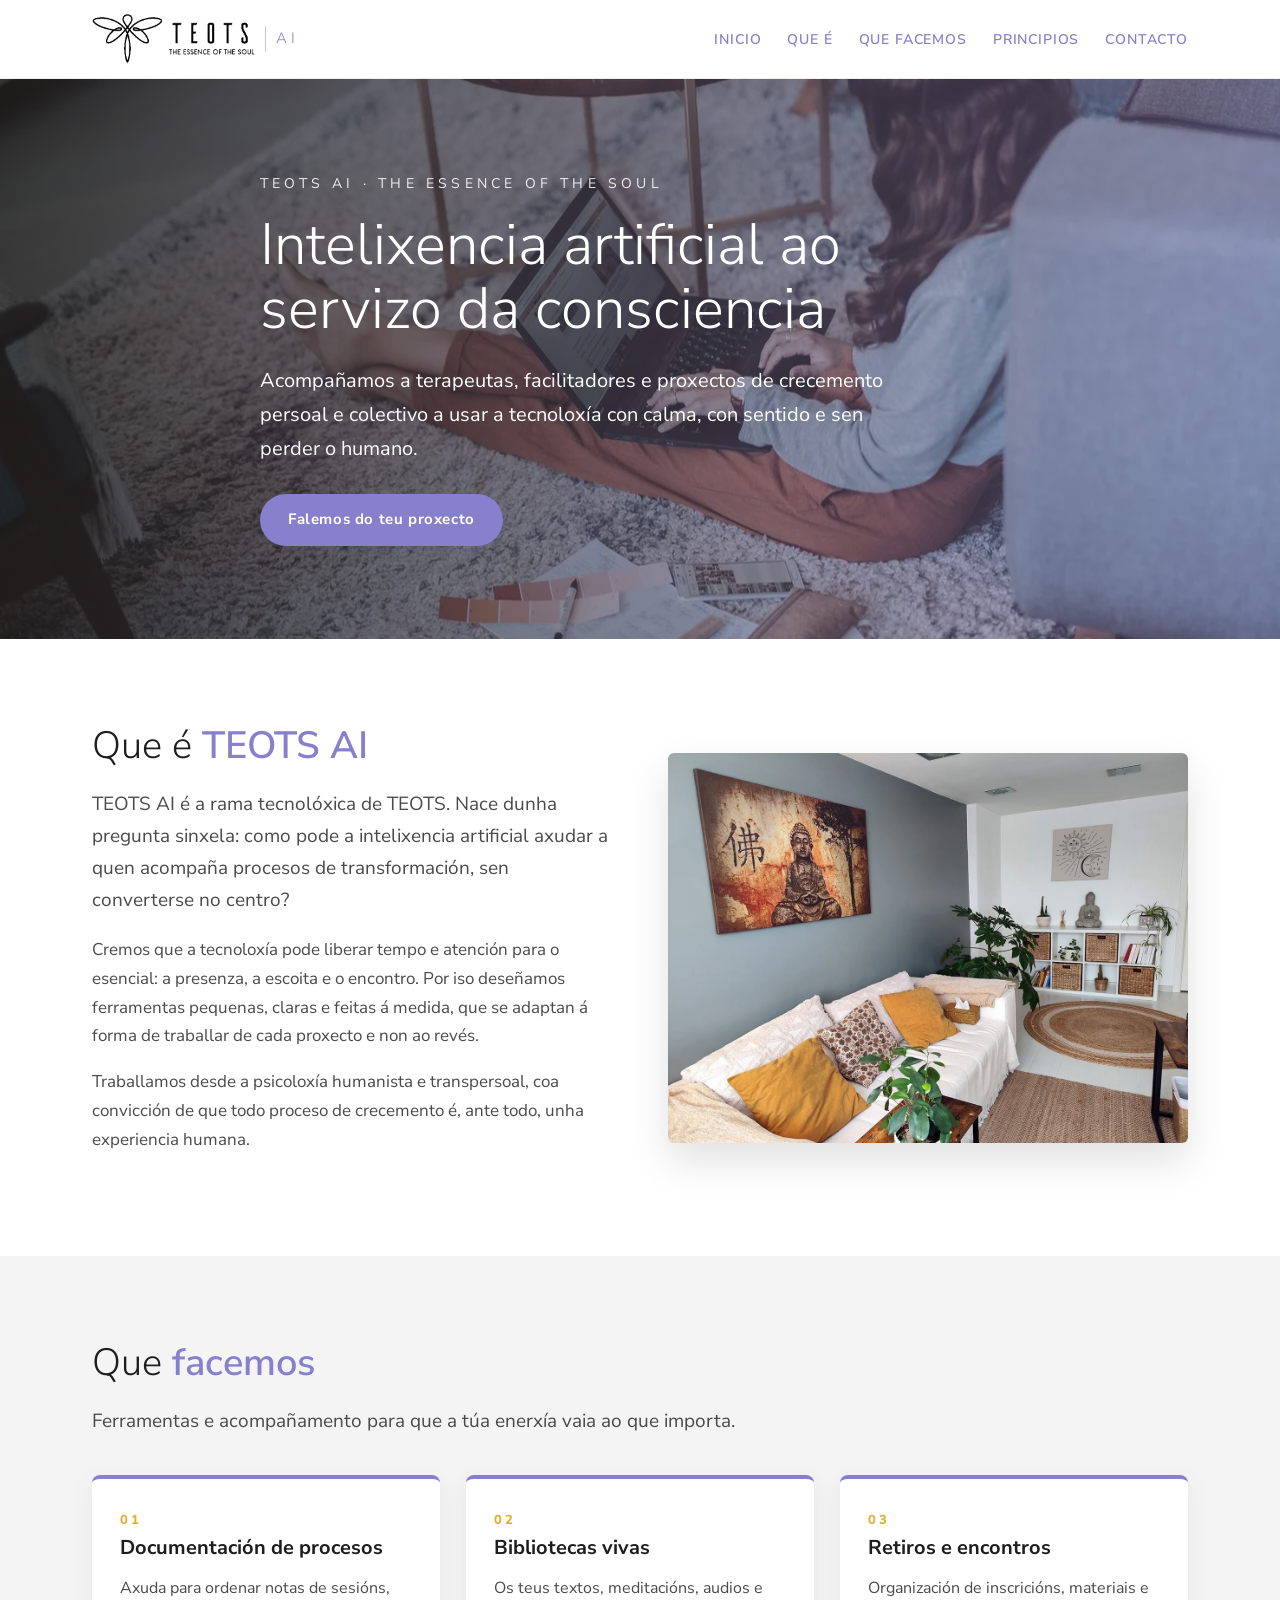
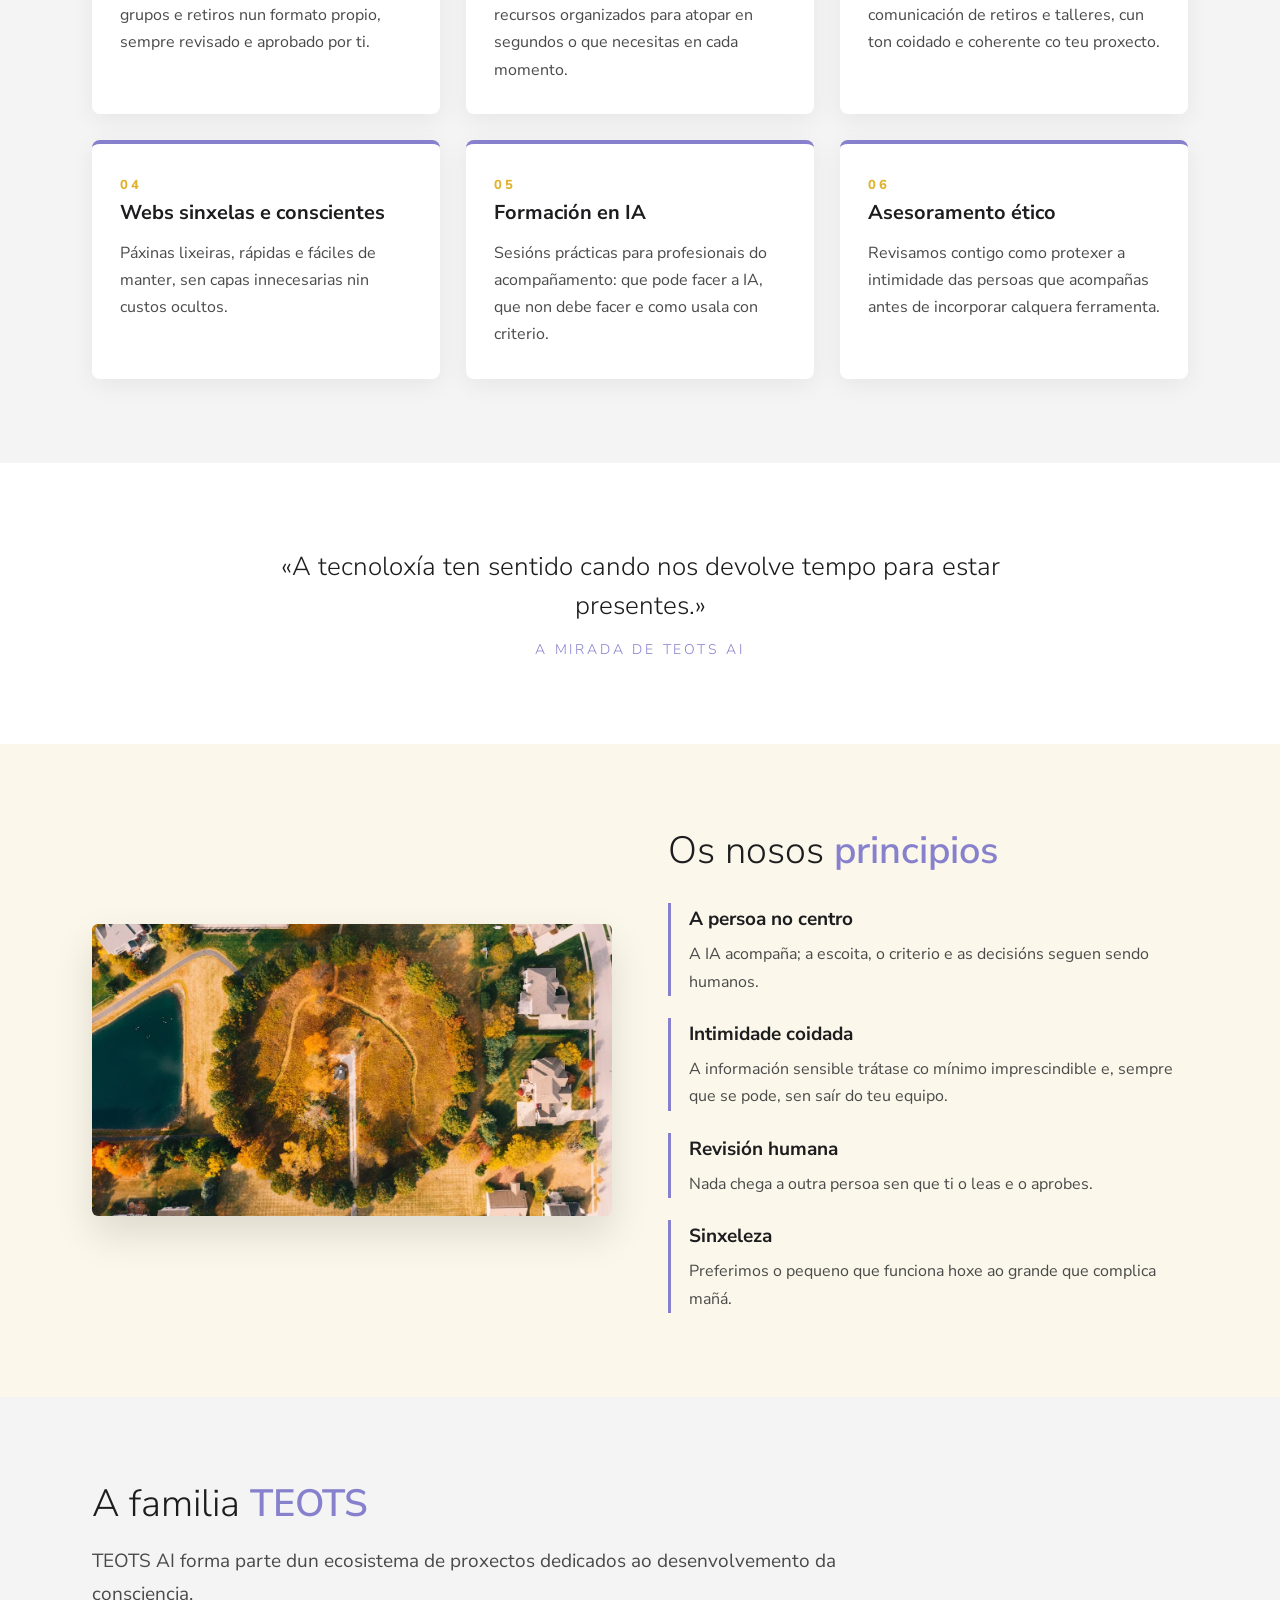
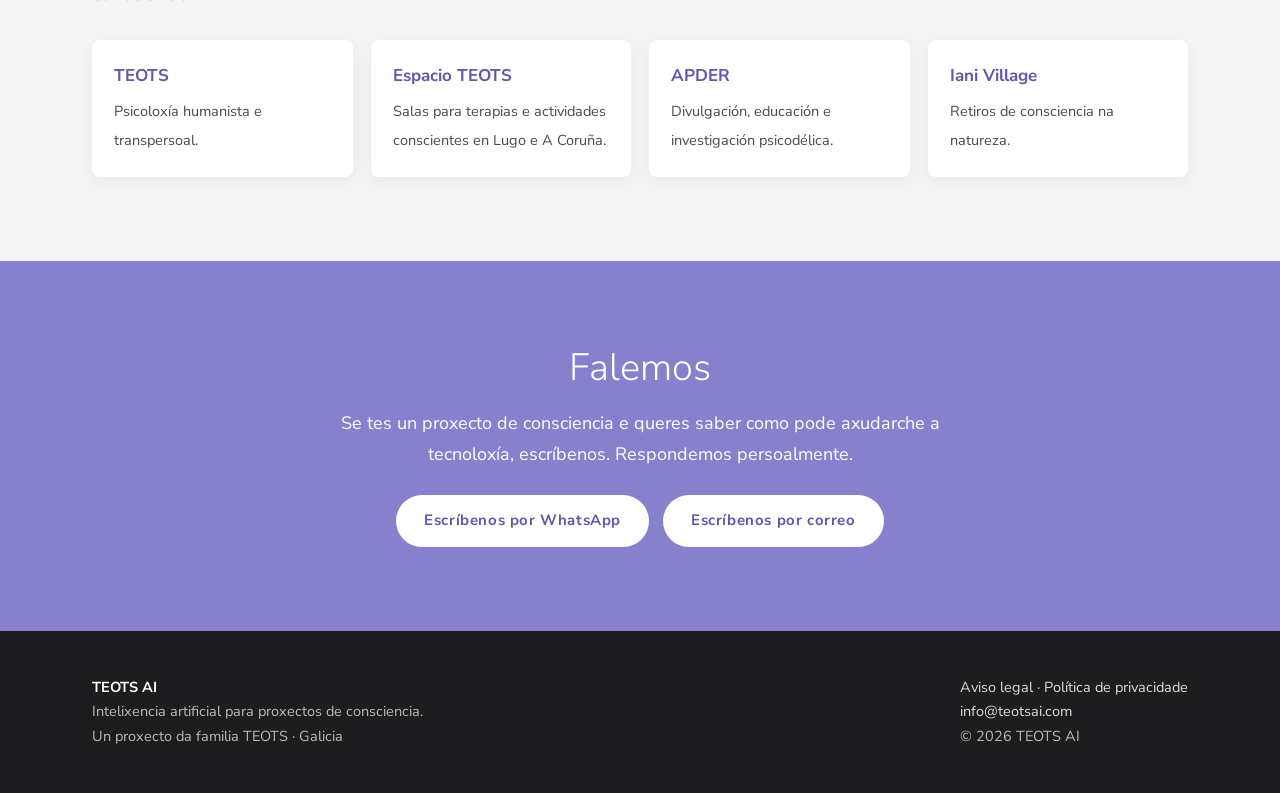
<file: docs/index.html>
<!doctype html>
<html lang="gl"><head><meta charset="utf-8"><meta name="viewport" content="width=device-width,initial-scale=1">
<title>TEOTS AI · Intelixencia artificial para proxectos de consciencia</title><meta name="description" content="TEOTS AI acompaña a terapeutas e proxectos de consciencia a usar a intelixencia artificial con sentido e sen perder o humano.">
<link rel="canonical" href="https://teotsai.com/">
<link rel="icon" href="img/favicon.png">
<link rel="preconnect" href="https://fonts.googleapis.com"><link rel="preconnect" href="https://fonts.gstatic.com" crossorigin>
<link href="https://fonts.googleapis.com/css2?family=Nunito+Sans:wght@300;400;600;700;800&display=swap" rel="stylesheet">
<link rel="stylesheet" href="estilo.css"></head><body>
<header><div class="ancho"><a class="marca" href=""><img src="img/logo-teots.png" alt="TEOTS" width="488" height="150"><span>AI</span></a>
<nav><ul><li><a href="">Inicio</a></li><li><a href="#que-e">Que é</a></li><li><a href="#servizos">Que facemos</a></li><li><a href="#principios">Principios</a></li><li><a href="#contacto">Contacto</a></li></ul></nav></div></header>
<section class="heroe" style="background-image:url(img/portada.webp)"><div class="ancho">
<div class="antetitulo">TEOTS AI · The Essence of the Soul</div>
<h1>Intelixencia artificial ao servizo da consciencia</h1>
<p>Acompañamos a terapeutas, facilitadores e proxectos de crecemento persoal e colectivo a usar a tecnoloxía con calma, con sentido e sen perder o humano.</p>
<a class="boton" href="#contacto">Falemos do teu proxecto</a></div></section>

<section class="bloque" id="que-e"><div class="ancho dos">
<div><h2>Que é <b>TEOTS AI</b></h2>
<p class="entradilla">TEOTS AI é a rama tecnolóxica de TEOTS. Nace dunha pregunta sinxela: como pode a intelixencia artificial axudar a quen acompaña procesos de transformación, sen converterse no centro?</p>
<p>Cremos que a tecnoloxía pode liberar tempo e atención para o esencial: a presenza, a escoita e o encontro. Por iso deseñamos ferramentas pequenas, claras e feitas á medida, que se adaptan á forma de traballar de cada proxecto e non ao revés.</p>
<p>Traballamos desde a psicoloxía humanista e transpersoal, coa convicción de que todo proceso de crecemento é, ante todo, unha experiencia humana.</p></div>
<img src="img/sala.webp" alt="Sala de traballo de Espacio TEOTS" width="1200" height="900" loading="lazy"></div></section>

<section class="bloque gris" id="servizos"><div class="ancho">
<h2>Que <b>facemos</b></h2>
<p class="entradilla">Ferramentas e acompañamento para que a túa enerxía vaia ao que importa.</p>
<div class="tarxetas">
<div class="tarxeta"><div class="numero">01</div><h3>Documentación de procesos</h3><p>Axuda para ordenar notas de sesións, grupos e retiros nun formato propio, sempre revisado e aprobado por ti.</p></div>
<div class="tarxeta"><div class="numero">02</div><h3>Bibliotecas vivas</h3><p>Os teus textos, meditacións, audios e recursos organizados para atopar en segundos o que necesitas en cada momento.</p></div>
<div class="tarxeta"><div class="numero">03</div><h3>Retiros e encontros</h3><p>Organización de inscricións, materiais e comunicación de retiros e talleres, cun ton coidado e coherente co teu proxecto.</p></div>
<div class="tarxeta"><div class="numero">04</div><h3>Webs sinxelas e conscientes</h3><p>Páxinas lixeiras, rápidas e fáciles de manter, sen capas innecesarias nin custos ocultos.</p></div>
<div class="tarxeta"><div class="numero">05</div><h3>Formación en IA</h3><p>Sesións prácticas para profesionais do acompañamento: que pode facer a IA, que non debe facer e como usala con criterio.</p></div>
<div class="tarxeta"><div class="numero">06</div><h3>Asesoramento ético</h3><p>Revisamos contigo como protexer a intimidade das persoas que acompañas antes de incorporar calquera ferramenta.</p></div>
</div></div></section>

<section class="bloque"><div class="ancho"><p class="cita">«A tecnoloxía ten sentido cando nos devolve tempo para estar presentes.»<small>A mirada de TEOTS AI</small></p></div></section>

<section class="bloque crema" id="principios"><div class="ancho dos">
<img src="img/natureza.webp" alt="Paisaxe de outono vista desde o aire" width="1280" height="719" loading="lazy">
<div><h2>Os nosos <b>principios</b></h2>
<div class="lista-principios" style="grid-template-columns:1fr">
<div><h3>A persoa no centro</h3><p>A IA acompaña; a escoita, o criterio e as decisións seguen sendo humanos.</p></div>
<div><h3>Intimidade coidada</h3><p>A información sensible trátase co mínimo imprescindible e, sempre que se pode, sen saír do teu equipo.</p></div>
<div><h3>Revisión humana</h3><p>Nada chega a outra persoa sen que ti o leas e o aprobes.</p></div>
<div><h3>Sinxeleza</h3><p>Preferimos o pequeno que funciona hoxe ao grande que complica mañá.</p></div>
</div></div></div></section>

<section class="bloque gris"><div class="ancho"><h2>A familia <b>TEOTS</b></h2>
<p class="entradilla">TEOTS AI forma parte dun ecosistema de proxectos dedicados ao desenvolvemento da consciencia.</p>
<div class="irmans">
<a href="https://teots.org/"><strong>TEOTS</strong><span>Psicoloxía humanista e transpersoal.</span></a>
<a href="https://espacioteots.org/"><strong>Espacio TEOTS</strong><span>Salas para terapias e actividades conscientes en Lugo e A Coruña.</span></a>
<a href="https://apder.org/"><strong>APDER</strong><span>Divulgación, educación e investigación psicodélica.</span></a>
<a href="https://ianivillage.com/"><strong>Iani Village</strong><span>Retiros de consciencia na natureza.</span></a>
</div></div></section>

<section class="bloque contacto" id="contacto"><div class="ancho"><h2>Falemos</h2>
<p>Se tes un proxecto de consciencia e queres saber como pode axudarche a tecnoloxía, escríbenos. Respondemos persoalmente.</p>
<div class="botons"><a class="boton claro" href="https://wa.me/34644632663" target="_blank" rel="noopener">Escríbenos por WhatsApp</a>
<a class="boton claro" href="mailto:info@teotsai.com">Escríbenos por correo</a></div></div></section>
<footer><div class="ancho"><div><strong style="color:#fff">TEOTS AI</strong><br>Intelixencia artificial para proxectos de consciencia.<br>Un proxecto da familia TEOTS · Galicia</div>
<div><a href="aviso-legal/">Aviso legal</a> · <a href="politica-de-privacidad/">Política de privacidade</a><br><a href="mailto:info@teotsai.com">info@teotsai.com</a><br>© 2026 TEOTS AI</div></div></footer>
</body></html>
</file>
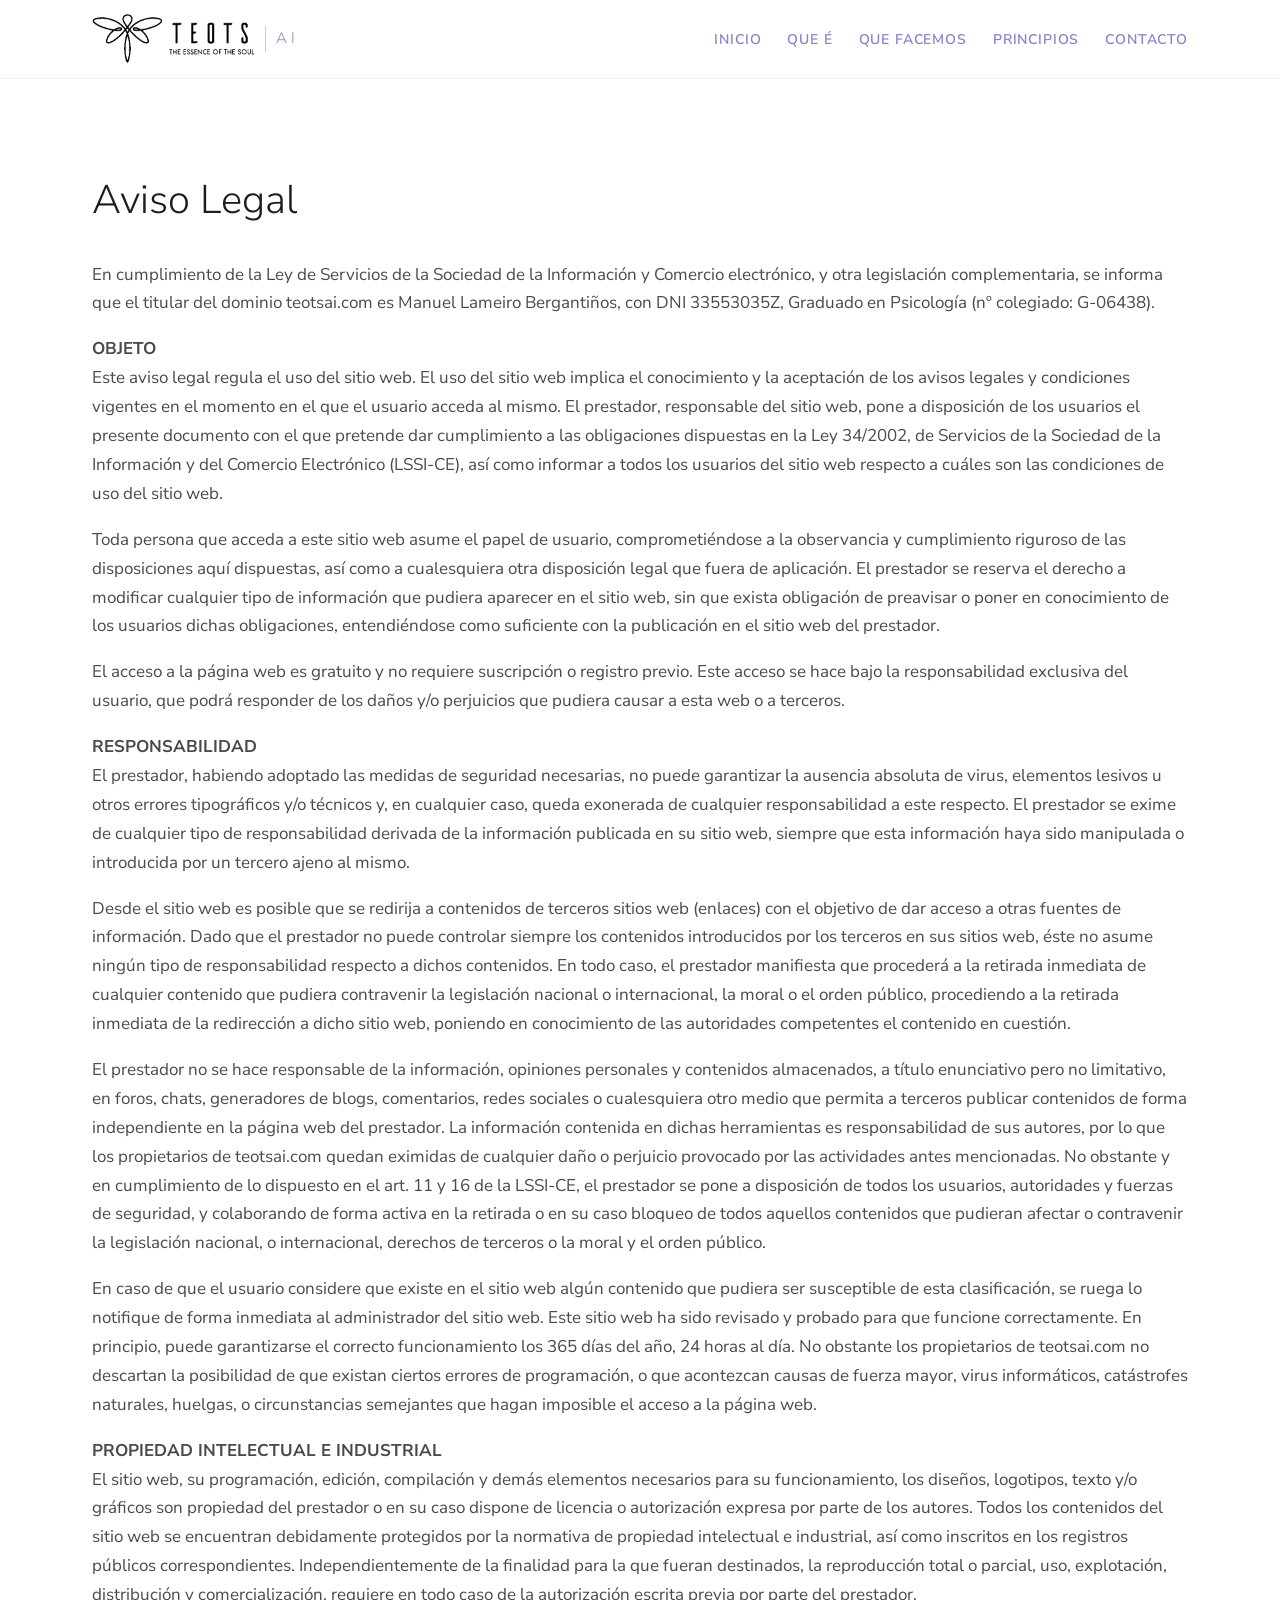
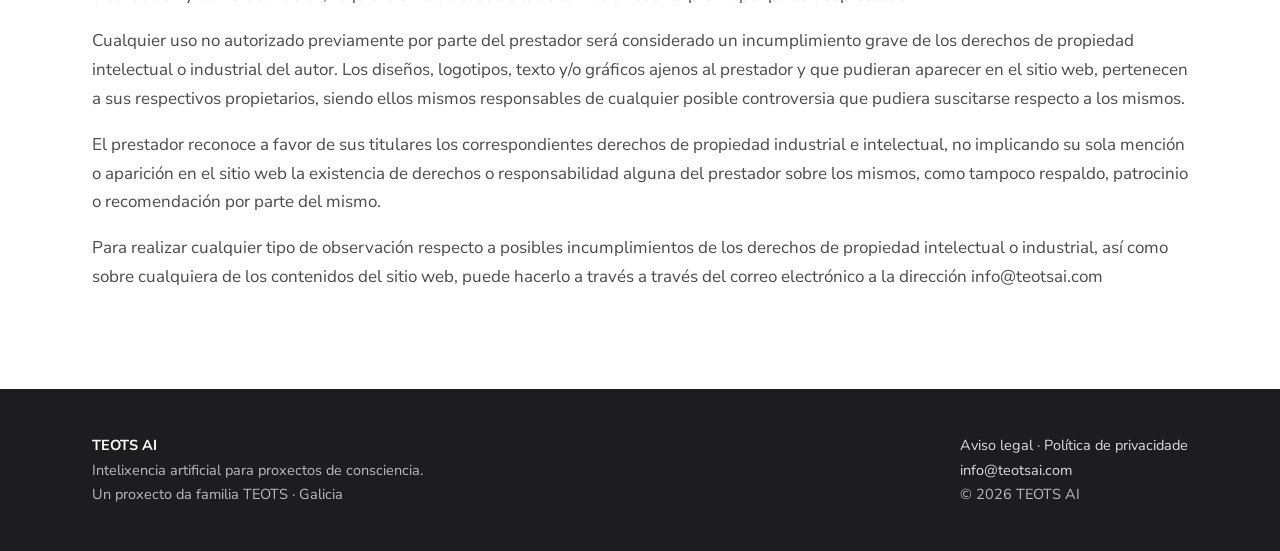
<file: docs/aviso-legal/index.html>
<!doctype html>
<html lang="gl"><head><meta charset="utf-8"><meta name="viewport" content="width=device-width,initial-scale=1">
<title>Aviso legal | TEOTS AI</title><meta name="description" content="Aviso legal de teotsai.com">
<link rel="canonical" href="https://teotsai.com/aviso-legal/">
<link rel="icon" href="../img/favicon.png">
<link rel="preconnect" href="https://fonts.googleapis.com"><link rel="preconnect" href="https://fonts.gstatic.com" crossorigin>
<link href="https://fonts.googleapis.com/css2?family=Nunito+Sans:wght@300;400;600;700;800&display=swap" rel="stylesheet">
<link rel="stylesheet" href="../estilo.css"></head><body>
<header><div class="ancho"><a class="marca" href="../"><img src="../img/logo-teots.png" alt="TEOTS" width="488" height="150"><span>AI</span></a>
<nav><ul><li><a href="../">Inicio</a></li><li><a href="../#que-e">Que é</a></li><li><a href="../#servizos">Que facemos</a></li><li><a href="../#principios">Principios</a></li><li><a href="../#contacto">Contacto</a></li></ul></nav></div></header>
<main class="legal"><div class="ancho">


<h1 >Aviso Legal </h1>
<div>
<p>En cumplimiento de la Ley de Servicios de la Sociedad de la Información y Comercio electrónico, y otra legislación complementaria, se informa que el titular del dominio teotsai.com es Manuel Lameiro Bergantiños, con DNI 33553035Z, Graduado en Psicología (nº colegiado: G-06438).</p>
<p><strong>OBJETO</strong><br/>Este aviso legal regula el uso del sitio web. El uso del sitio web implica el conocimiento y la aceptación de los avisos legales y condiciones vigentes en el momento en el que el usuario acceda al mismo. El prestador, responsable del sitio web, pone a disposición de los usuarios el presente documento con el que pretende dar cumplimiento a las obligaciones dispuestas en la Ley 34/2002, de Servicios de la Sociedad de la Información y del Comercio Electrónico (LSSI-CE), así como informar a todos los usuarios del sitio web respecto a cuáles son las condiciones de uso del sitio web.</p>
<p>Toda persona que acceda a este sitio web asume el papel de usuario, comprometiéndose a la observancia y cumplimiento riguroso de las disposiciones aquí dispuestas, así como a cualesquiera otra disposición legal que fuera de aplicación. El prestador se reserva el derecho a modificar cualquier tipo de información que pudiera aparecer en el sitio web, sin que exista obligación de preavisar o poner en conocimiento de los usuarios dichas obligaciones, entendiéndose como suficiente con la publicación en el sitio web del prestador.</p>
<p>El acceso a la página web es gratuito y no requiere suscripción o registro previo. Este acceso se hace bajo la responsabilidad exclusiva del usuario, que podrá responder de los daños y/o perjuicios que pudiera causar a esta web o a terceros.</p>
<p><strong>RESPONSABILIDAD</strong><br/>El prestador, habiendo adoptado las medidas de seguridad necesarias, no puede garantizar la ausencia absoluta de virus, elementos lesivos u otros errores tipográficos y/o técnicos y, en cualquier caso, queda exonerada de cualquier responsabilidad a este respecto. El prestador se exime de cualquier tipo de responsabilidad derivada de la información publicada en su sitio web, siempre que esta información haya sido manipulada o introducida por un tercero ajeno al mismo.</p>
<p>Desde el sitio web es posible que se redirija a contenidos de terceros sitios web (enlaces) con el objetivo de dar acceso a otras fuentes de información. Dado que el prestador no puede controlar siempre los contenidos introducidos por los terceros en sus sitios web, éste no asume ningún tipo de responsabilidad respecto a dichos contenidos. En todo caso, el prestador manifiesta que procederá a la retirada inmediata de cualquier contenido que pudiera contravenir la legislación nacional o internacional, la moral o el orden público, procediendo a la retirada inmediata de la redirección a dicho sitio web, poniendo en conocimiento de las autoridades competentes el contenido en cuestión.</p>
<p>El prestador no se hace responsable de la información, opiniones personales y contenidos almacenados, a título enunciativo pero no limitativo, en foros, chats, generadores de blogs, comentarios, redes sociales o cualesquiera otro medio que permita a terceros publicar contenidos de forma independiente en la página web del prestador. La información contenida en dichas herramientas es responsabilidad de sus autores, por lo que los propietarios de teotsai.com quedan eximidas de cualquier daño o perjuicio provocado por las actividades antes mencionadas. No obstante y en cumplimiento de lo dispuesto en el art. 11 y 16 de la LSSI-CE, el prestador se pone a disposición de todos los usuarios, autoridades y fuerzas de seguridad, y colaborando de forma activa en la retirada o en su caso bloqueo de todos aquellos contenidos que pudieran afectar o contravenir la legislación nacional, o internacional, derechos de terceros o la moral y el orden público.</p>
<p>En caso de que el usuario considere que existe en el sitio web algún contenido que pudiera ser susceptible de esta clasificación, se ruega lo notifique de forma inmediata al administrador del sitio web. Este sitio web ha sido revisado y probado para que funcione correctamente. En principio, puede garantizarse el correcto funcionamiento los 365 días del año, 24 horas al día. No obstante los propietarios de teotsai.com no descartan la posibilidad de que existan ciertos errores de programación, o que acontezcan causas de fuerza mayor, virus informáticos, catástrofes naturales, huelgas, o circunstancias semejantes que hagan imposible el acceso a la página web.</p>
<p><strong>PROPIEDAD INTELECTUAL E INDUSTRIAL<br/></strong>El sitio web, su programación, edición, compilación y demás elementos necesarios para su funcionamiento, los diseños, logotipos, texto y/o gráficos son propiedad del prestador o en su caso dispone de licencia o autorización expresa por parte de los autores. Todos los contenidos del sitio web se encuentran debidamente protegidos por la normativa de propiedad intelectual e industrial, así como inscritos en los registros públicos correspondientes. Independientemente de la finalidad para la que fueran destinados, la reproducción total o parcial, uso, explotación, distribución y comercialización, requiere en todo caso de la autorización escrita previa por parte del prestador.</p>
<p>Cualquier uso no autorizado previamente por parte del prestador será considerado un incumplimiento grave de los derechos de propiedad intelectual o industrial del autor. Los diseños, logotipos, texto y/o gráficos ajenos al prestador y que pudieran aparecer en el sitio web, pertenecen a sus respectivos propietarios, siendo ellos mismos responsables de cualquier posible controversia que pudiera suscitarse respecto a los mismos.</p>
<p>El prestador reconoce a favor de sus titulares los correspondientes derechos de propiedad industrial e intelectual, no implicando su sola mención o aparición en el sitio web la existencia de derechos o responsabilidad alguna del prestador sobre los mismos, como tampoco respaldo, patrocinio o recomendación por parte del mismo.</p>
<p>Para realizar cualquier tipo de observación respecto a posibles incumplimientos de los derechos de propiedad intelectual o industrial, así como sobre cualquiera de los contenidos del sitio web, puede hacerlo a través a través del correo electrónico a la dirección info@teotsai.com</p>
</div>
</div>

</div></main>
<footer><div class="ancho"><div><strong style="color:#fff">TEOTS AI</strong><br>Intelixencia artificial para proxectos de consciencia.<br>Un proxecto da familia TEOTS · Galicia</div>
<div><a href="../aviso-legal/">Aviso legal</a> · <a href="../politica-de-privacidad/">Política de privacidade</a><br><a href="mailto:info@teotsai.com">info@teotsai.com</a><br>© 2026 TEOTS AI</div></div></footer>
</body></html>
</file>
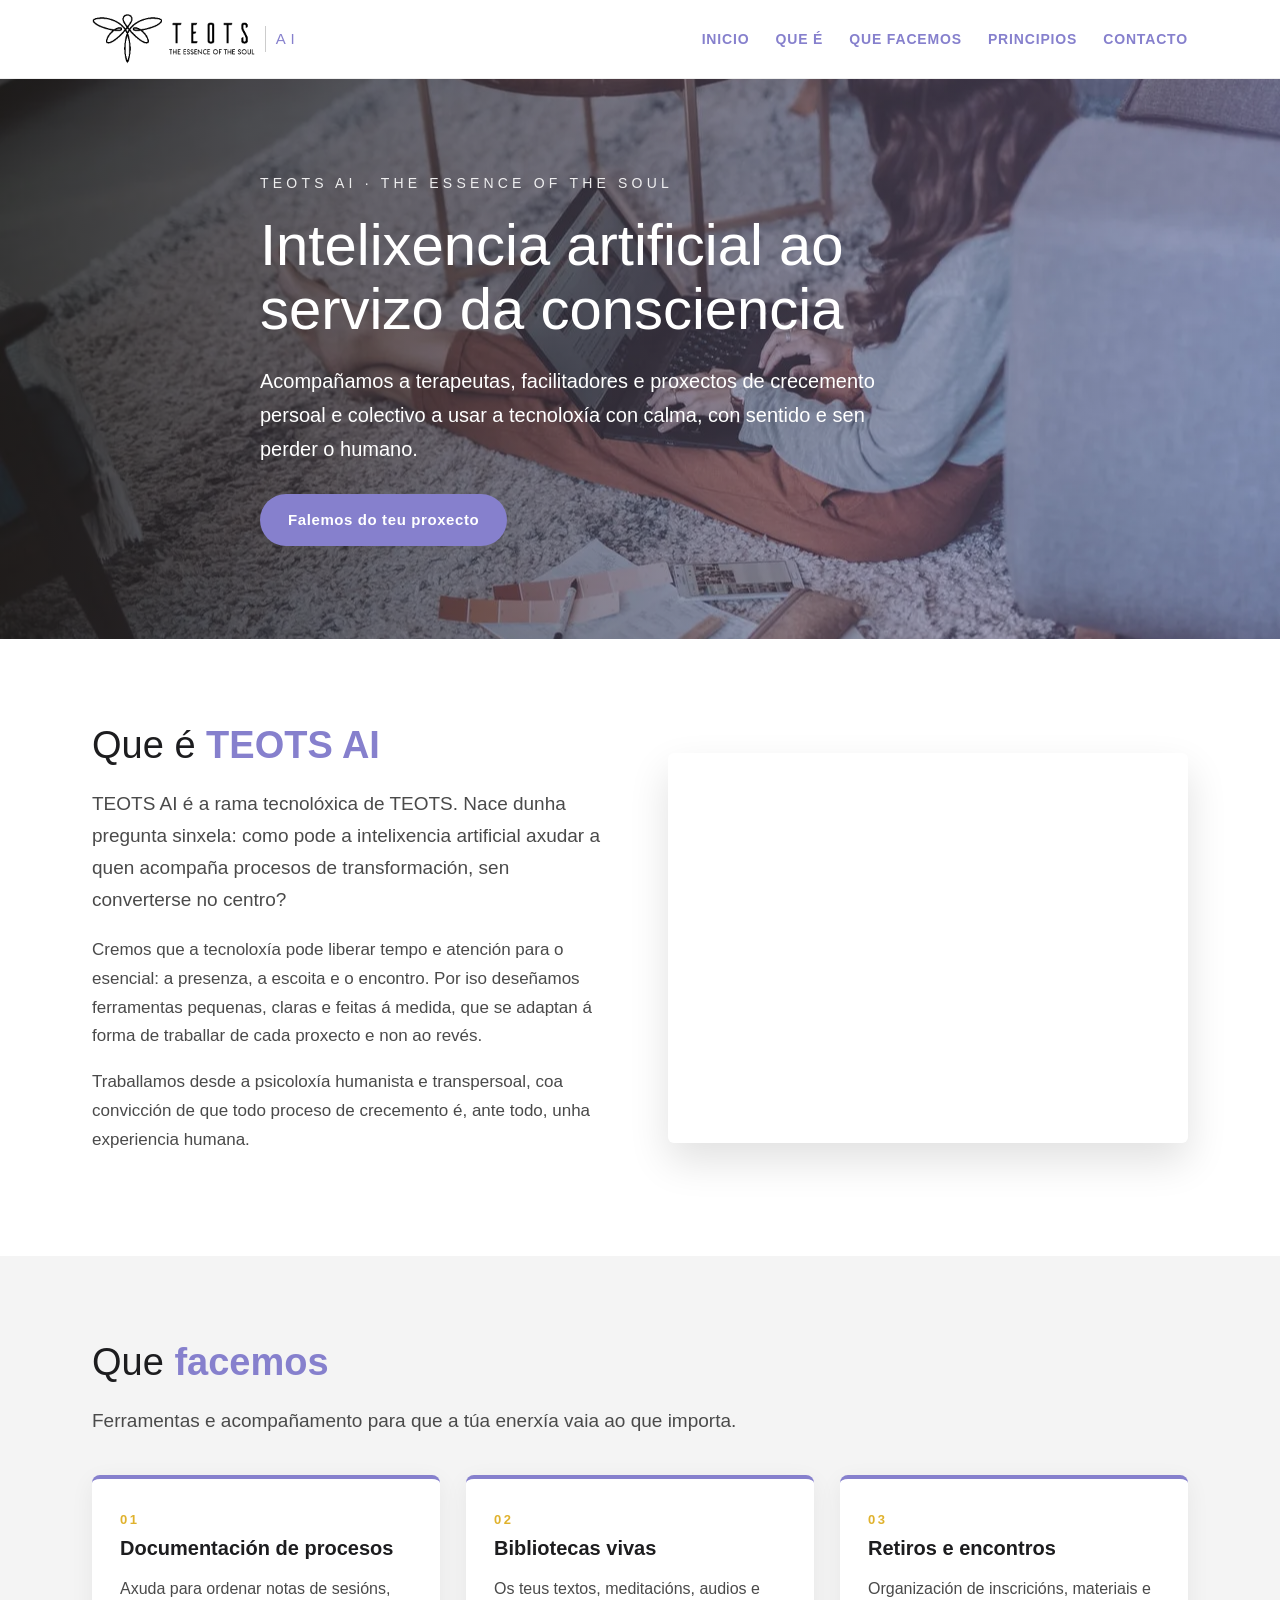
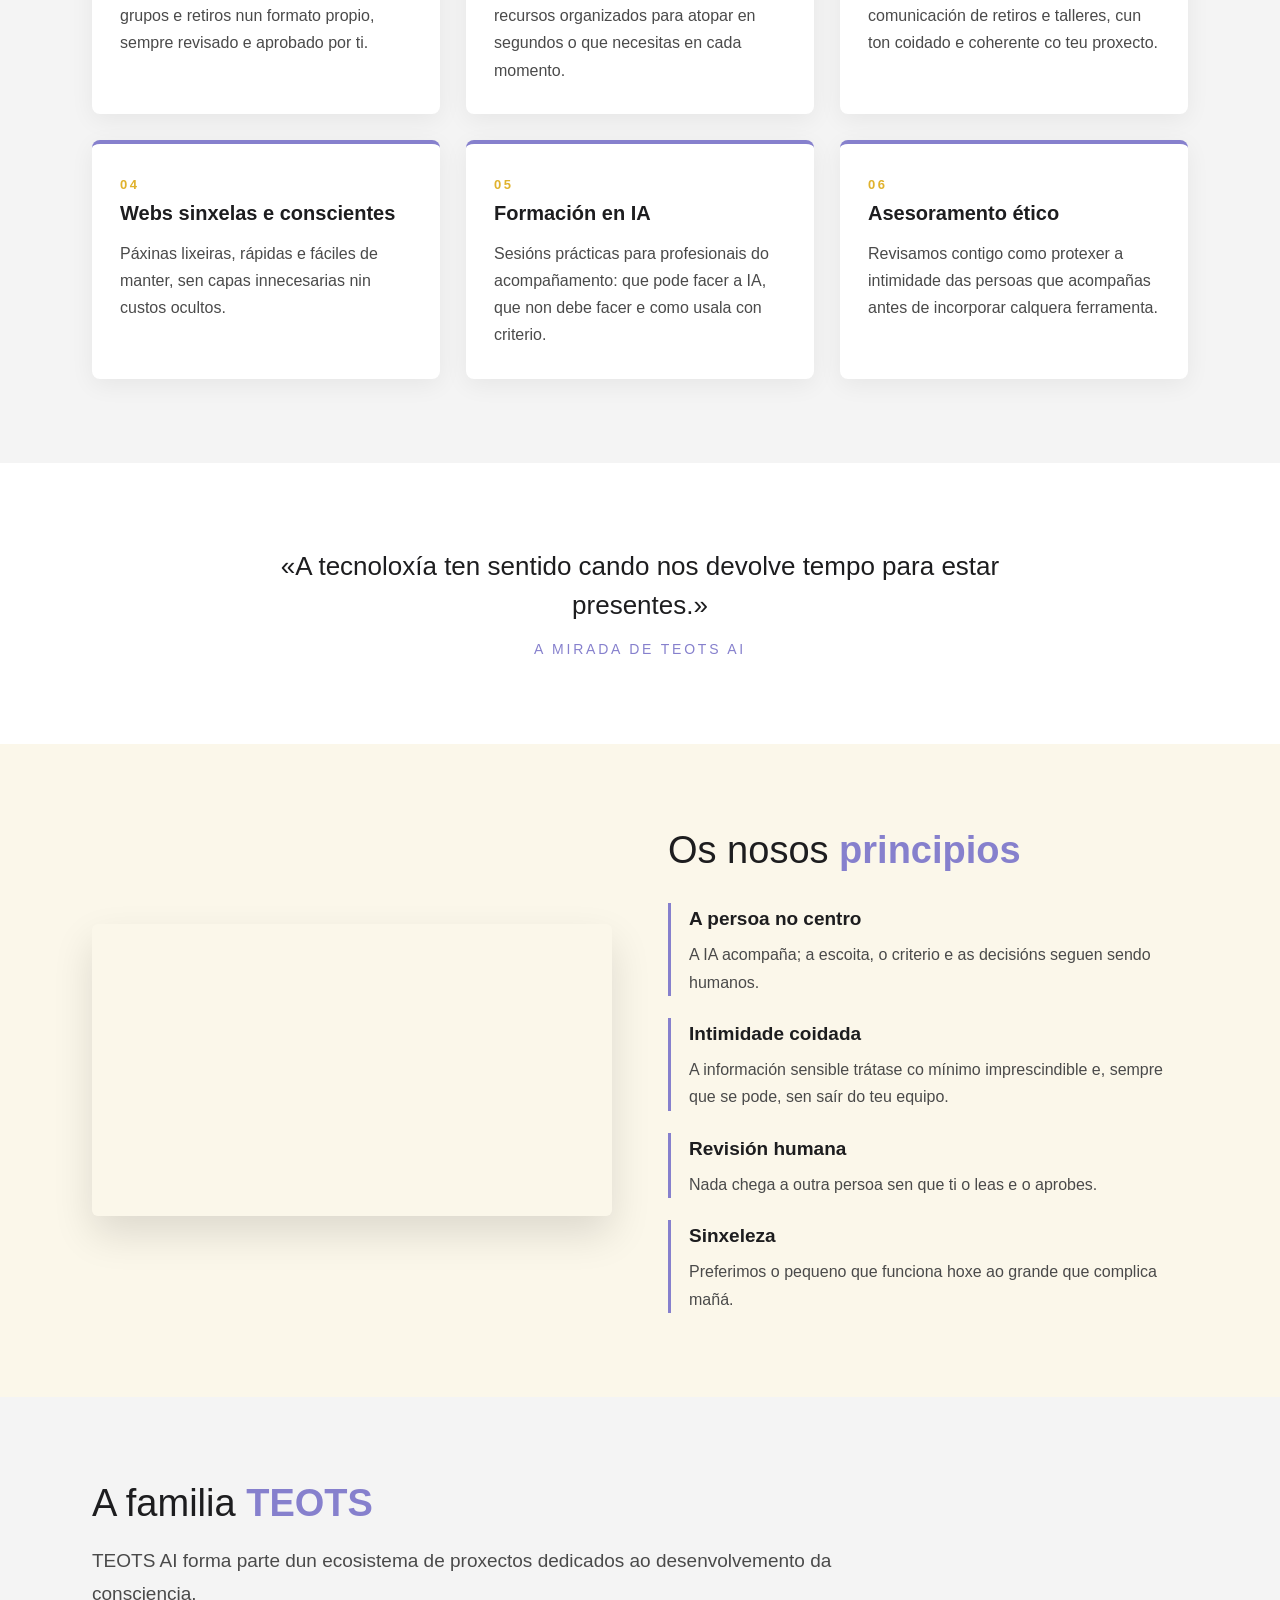
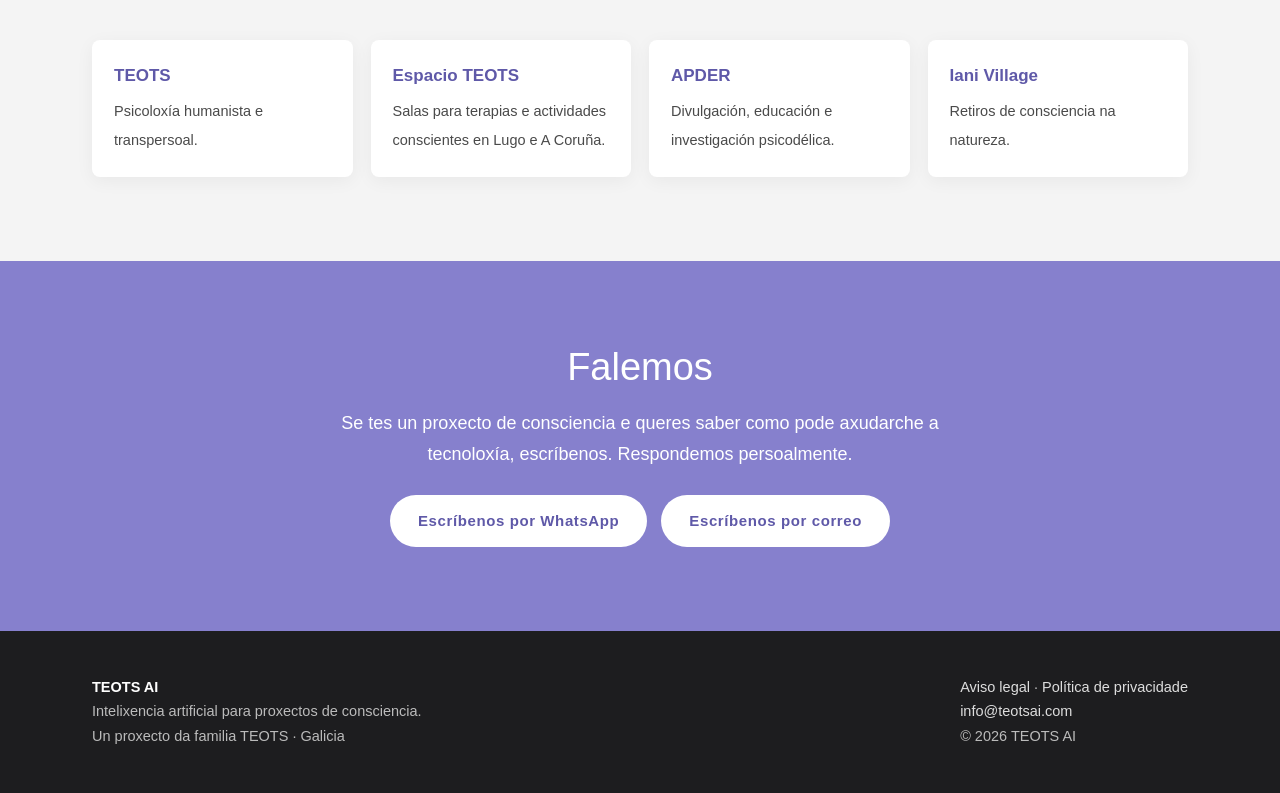
<file: docs/deepmind/index.html>
<!doctype html><html lang="gl"><head><meta charset="utf-8"><title>TEOTS AI</title><meta http-equiv="refresh" content="0; url=../"><link rel="canonical" href="https://teotsai.com/"></head><body><a href="../">TEOTS AI</a></body></html>
</file>
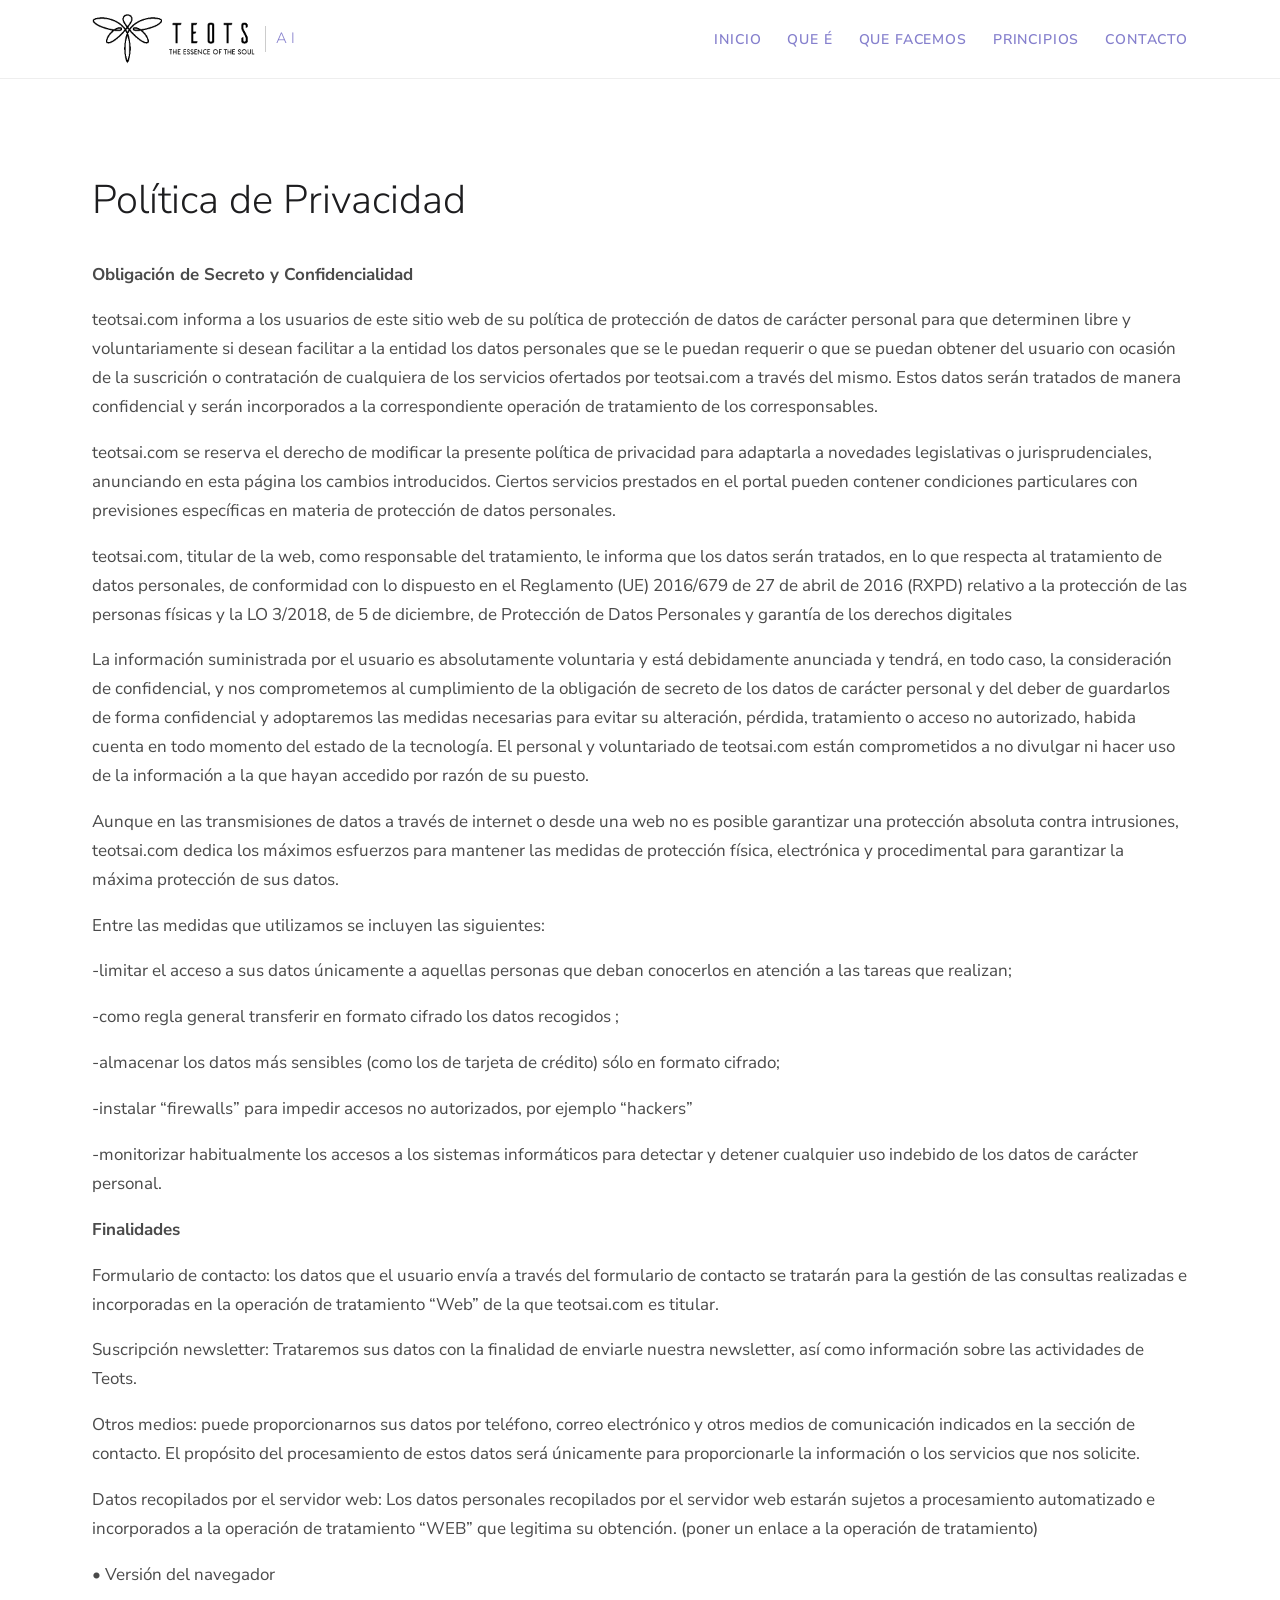
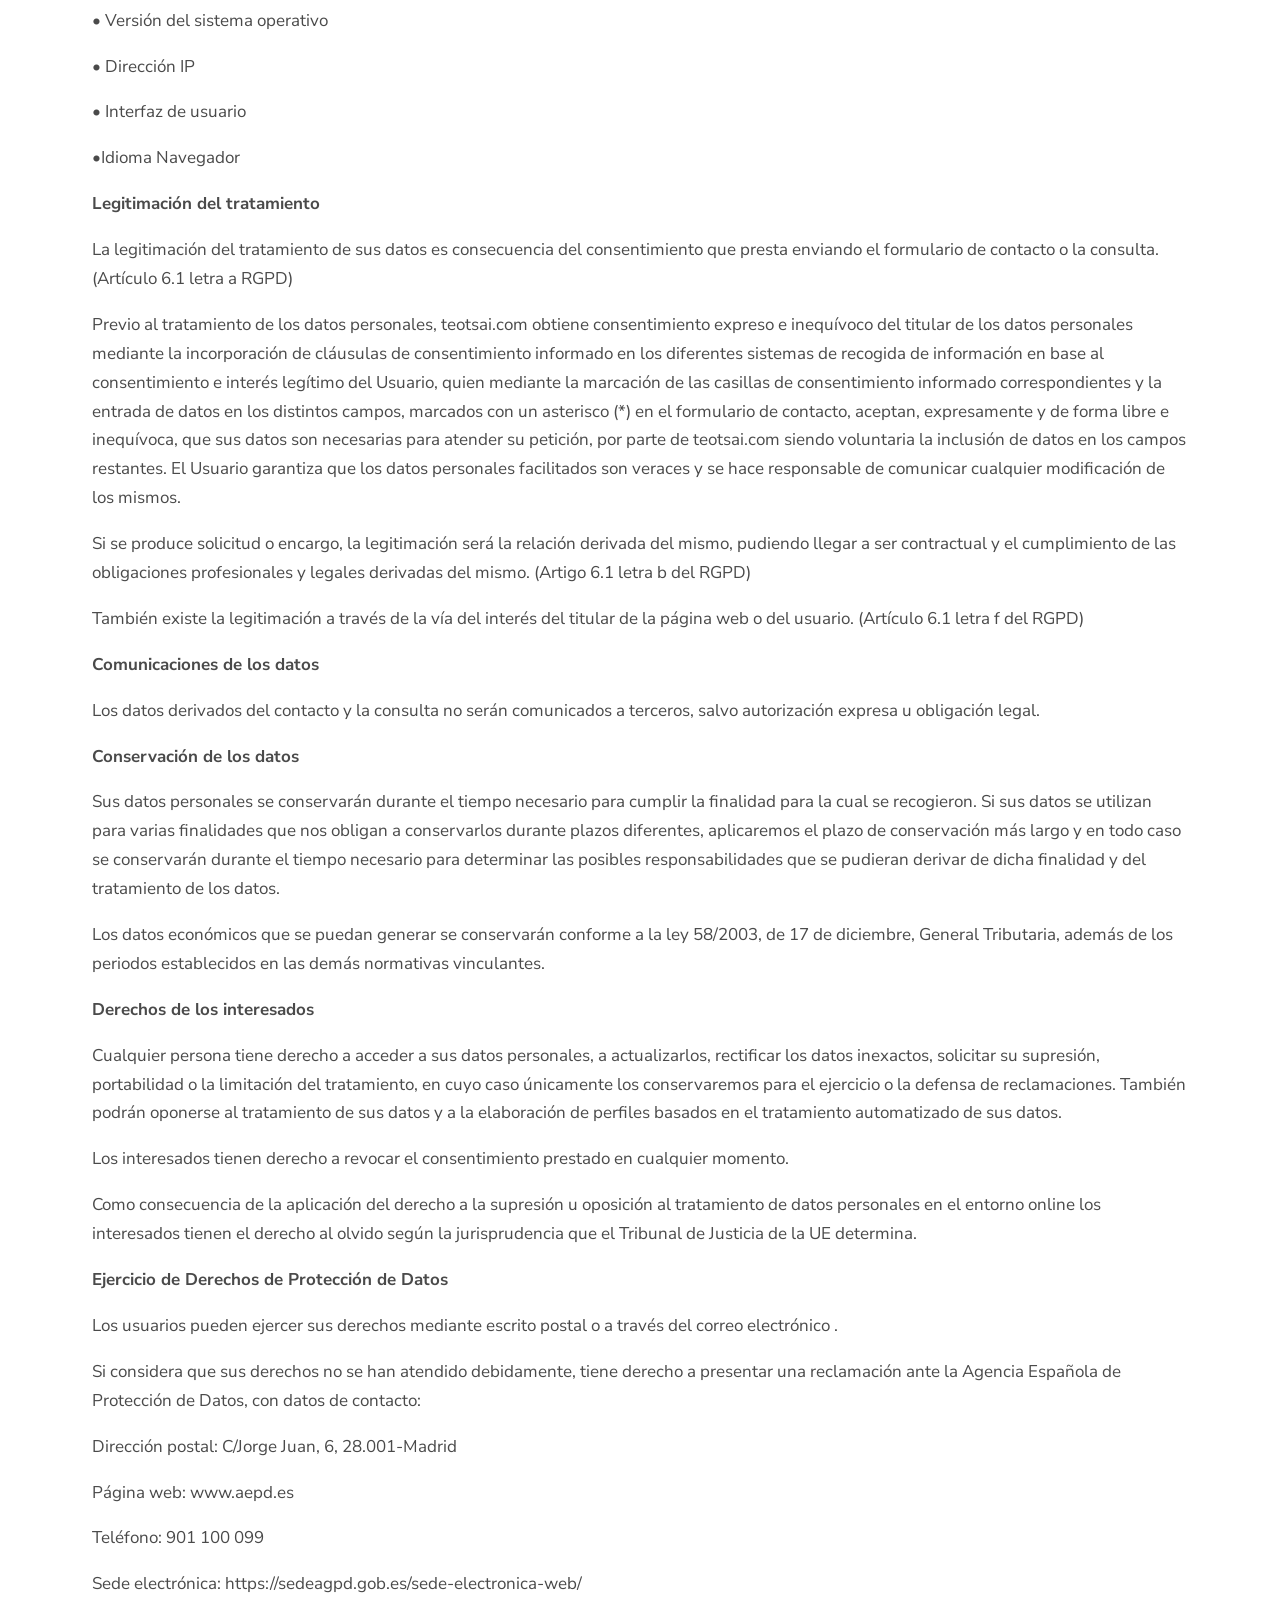
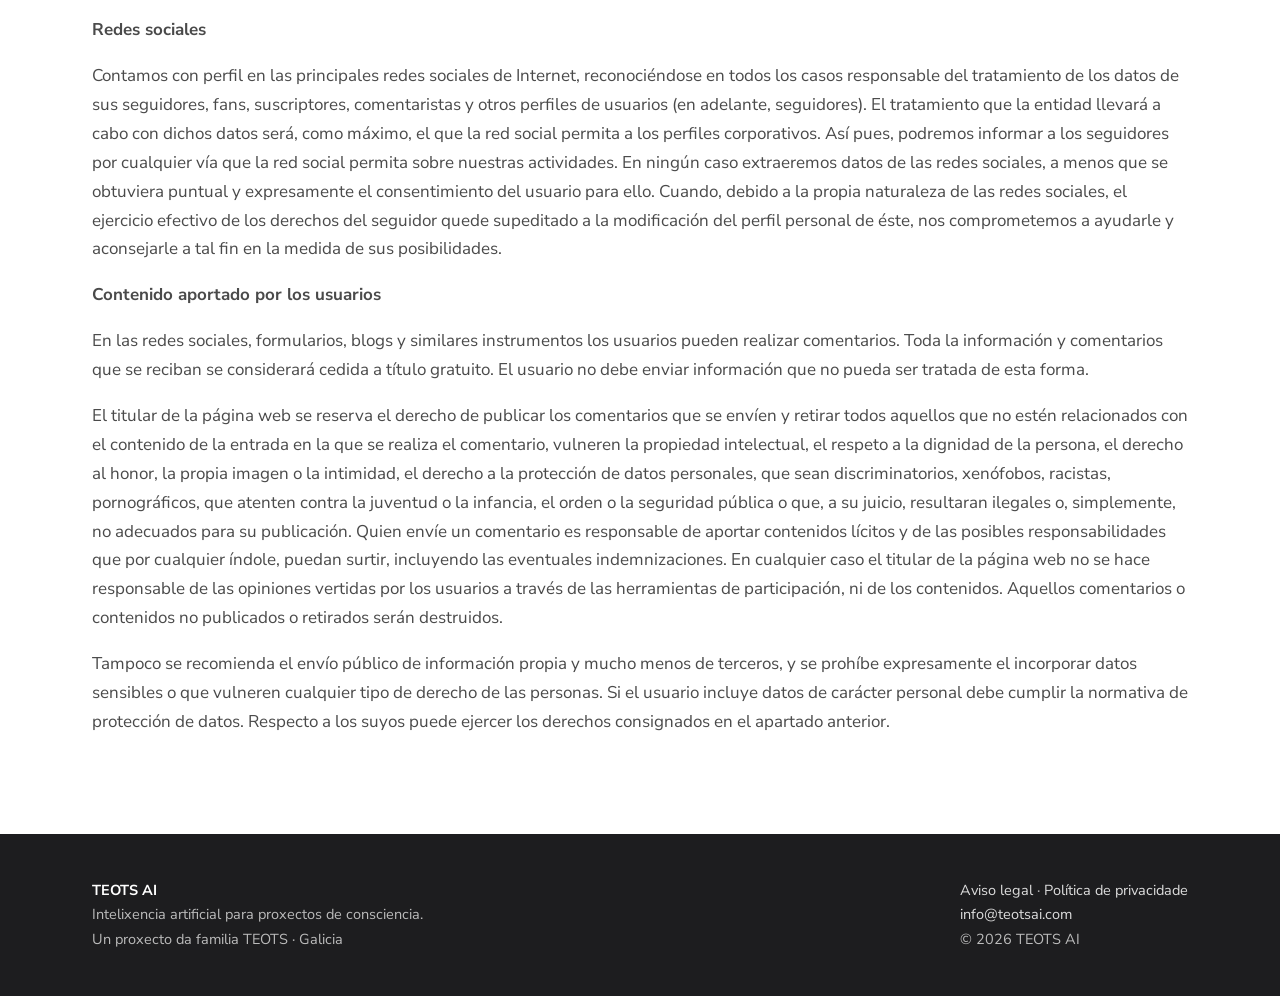
<file: docs/politica-de-privacidad/index.html>
<!doctype html>
<html lang="gl"><head><meta charset="utf-8"><meta name="viewport" content="width=device-width,initial-scale=1">
<title>Política de privacidade | TEOTS AI</title><meta name="description" content="Política de privacidade de teotsai.com">
<link rel="canonical" href="https://teotsai.com/politica-de-privacidad/">
<link rel="icon" href="../img/favicon.png">
<link rel="preconnect" href="https://fonts.googleapis.com"><link rel="preconnect" href="https://fonts.gstatic.com" crossorigin>
<link href="https://fonts.googleapis.com/css2?family=Nunito+Sans:wght@300;400;600;700;800&display=swap" rel="stylesheet">
<link rel="stylesheet" href="../estilo.css"></head><body>
<header><div class="ancho"><a class="marca" href="../"><img src="../img/logo-teots.png" alt="TEOTS" width="488" height="150"><span>AI</span></a>
<nav><ul><li><a href="../">Inicio</a></li><li><a href="../#que-e">Que é</a></li><li><a href="../#servizos">Que facemos</a></li><li><a href="../#principios">Principios</a></li><li><a href="../#contacto">Contacto</a></li></ul></nav></div></header>
<main class="legal"><div class="ancho">


<h1 >Política de Privacidad </h1>
<div>
<p><strong>Obligación de Secreto y Confidencialidad</strong></p>
<p>teotsai.com informa a los usuarios de este sitio web de su política de protección de datos de carácter personal para que determinen libre y voluntariamente si desean facilitar a la entidad los datos personales que se le puedan requerir o que se puedan obtener del usuario con ocasión de la suscrición o contratación de cualquiera de los servicios ofertados por teotsai.com a través del mismo. Estos datos serán tratados de manera confidencial y serán incorporados a la correspondiente operación de tratamiento de los corresponsables.</p>
<p>teotsai.com se reserva el derecho de modificar la presente política de privacidad para adaptarla a novedades legislativas o jurisprudenciales, anunciando en esta página los cambios introducidos. Ciertos servicios prestados en el portal pueden contener condiciones particulares con previsiones específicas en materia de protección de datos personales.</p>
<p>teotsai.com, titular de la web, como responsable del tratamiento, le informa que los datos serán tratados, en lo que respecta al tratamiento de datos personales, de conformidad con lo dispuesto en el Reglamento (UE) 2016/679 de 27 de abril de 2016 (RXPD) relativo a la protección de las personas físicas y la LO 3/2018, de 5 de diciembre, de Protección de Datos Personales y garantía de los derechos digitales</p>
<p>La información suministrada por el usuario es absolutamente voluntaria y está debidamente anunciada y tendrá, en todo caso, la consideración de confidencial, y nos comprometemos al cumplimiento de la obligación de secreto de los datos de carácter personal y del deber de guardarlos de forma confidencial y adoptaremos las medidas necesarias para evitar su alteración, pérdida, tratamiento o acceso no autorizado, habida cuenta en todo momento del estado de la tecnología. El personal y voluntariado de teotsai.com están comprometidos a no divulgar ni hacer uso de la información a la que hayan accedido por razón de su puesto.</p>
<p>Aunque en las transmisiones de datos a través de internet o desde una web no es posible garantizar una protección absoluta contra intrusiones, teotsai.com dedica los máximos esfuerzos para mantener las medidas de protección física, electrónica y procedimental para garantizar la máxima protección de sus datos.</p>
<p>Entre las medidas que utilizamos se incluyen las siguientes:</p>
<p>-limitar el acceso a sus datos únicamente a aquellas personas que deban conocerlos en atención a las tareas que realizan;</p>
<p>-como regla general transferir en formato cifrado los datos recogidos ;</p>
<p>-almacenar los datos más sensibles (como los de tarjeta de crédito) sólo en formato cifrado;</p>
<p>-instalar “firewalls” para impedir accesos no autorizados, por ejemplo “hackers”</p>
<p>-monitorizar habitualmente los accesos a los sistemas informáticos para detectar y detener cualquier uso indebido de los datos de carácter personal.</p>
<p><strong>Finalidades</strong></p>
<p>Formulario de contacto: los datos que el usuario envía a través del formulario de contacto se tratarán para la gestión de las consultas realizadas e incorporadas en la operación de tratamiento “Web” de la que teotsai.com es titular.</p>
<p>Suscripción newsletter: Trataremos sus datos con la finalidad de enviarle nuestra newsletter, así como información sobre las actividades de Teots.</p>
<p>Otros medios: puede proporcionarnos sus datos por teléfono, correo electrónico y otros medios de comunicación indicados en la sección de contacto. El propósito del procesamiento de estos datos será únicamente para proporcionarle la información o los servicios que nos solicite.</p>
<p>Datos recopilados por el servidor web: Los datos personales recopilados por el servidor web estarán sujetos a procesamiento automatizado e incorporados a la operación de tratamiento “WEB” que legitima su obtención. (poner un enlace a la operación de tratamiento)</p>
<p>• Versión del navegador</p>
<p>• Versión del sistema operativo</p>
<p>• Dirección IP</p>
<p>• Interfaz de usuario</p>
<p>•Idioma Navegador</p>
<p><strong>Legitimación del tratamiento</strong></p>
<p>La legitimación del tratamiento de sus datos es consecuencia del consentimiento que presta enviando el formulario de contacto o la consulta. (Artículo 6.1 letra a RGPD)</p>
<p>Previo al tratamiento de los datos personales, teotsai.com obtiene consentimiento expreso e inequívoco del titular de los datos personales mediante la incorporación de cláusulas de consentimiento informado en los diferentes sistemas de recogida de información en base al consentimiento e interés legítimo del Usuario, quien mediante la marcación de las casillas de consentimiento informado correspondientes y la entrada de datos en los distintos campos, marcados con un asterisco (*) en el formulario de contacto, aceptan, expresamente y de forma libre e inequívoca, que sus datos son necesarias para atender su petición, por parte de teotsai.com siendo voluntaria la inclusión de datos en los campos restantes. El Usuario garantiza que los datos personales facilitados son veraces y se hace responsable de comunicar cualquier modificación de los mismos.</p>
<p>Si se produce solicitud o encargo, la legitimación será la relación derivada del mismo, pudiendo llegar a ser contractual y el cumplimiento de las obligaciones profesionales y legales derivadas del mismo. (Artigo 6.1 letra b del RGPD)</p>
<p>También existe la legitimación a través de la vía del interés del titular de la página web o del usuario. (Artículo 6.1 letra f del RGPD)</p>
<p><strong>Comunicaciones de los datos</strong></p>
<p>Los datos derivados del contacto y la consulta no serán comunicados a terceros, salvo autorización expresa u obligación legal.</p>
<p><strong>Conservación de los datos</strong></p>
<p>Sus datos personales se conservarán durante el tiempo necesario para cumplir la finalidad para la cual se recogieron. Si sus datos se utilizan para varias finalidades que nos obligan a conservarlos durante plazos diferentes, aplicaremos el plazo de conservación más largo y en todo caso se conservarán durante el tiempo necesario para determinar las posibles responsabilidades que se pudieran derivar de dicha finalidad y del tratamiento de los datos.</p>
<p>Los datos económicos que se puedan generar se conservarán conforme a la ley 58/2003, de 17 de diciembre, General Tributaria, además de los periodos establecidos en las demás normativas vinculantes.</p>
<p><strong>Derechos de los interesados</strong></p>
<p>Cualquier persona tiene derecho a acceder a sus datos personales, a actualizarlos, rectificar los datos inexactos, solicitar su supresión, portabilidad o la limitación del tratamiento, en cuyo caso únicamente los conservaremos para el ejercicio o la defensa de reclamaciones. También podrán oponerse al tratamiento de sus datos y a la elaboración de perfiles basados en el tratamiento automatizado de sus datos.</p>
<p>Los interesados tienen derecho a revocar el consentimiento prestado en cualquier momento.</p>
<p>Como consecuencia de la aplicación del derecho a la supresión u oposición al tratamiento de datos personales en el entorno online los interesados tienen el derecho al olvido según la jurisprudencia que el Tribunal de Justicia de la UE determina.</p>
<p><strong>Ejercicio de Derechos de Protección de Datos</strong></p>
<p>Los usuarios pueden ejercer sus derechos mediante escrito postal o a través del correo electrónico .</p>
<p>Si considera que sus derechos no se han atendido debidamente, tiene derecho a presentar una reclamación ante la Agencia Española de Protección de Datos, con datos de contacto:</p>
<p>Dirección postal: C/Jorge Juan, 6, 28.001-Madrid</p>
<p>Página web: www.aepd.es</p>
<p>Teléfono: 901 100 099</p>
<p>Sede electrónica: https://sedeagpd.gob.es/sede-electronica-web/</p>
<p><strong>Redes sociales</strong></p>
<p>Contamos con perfil en las principales redes sociales de Internet, reconociéndose en todos los casos responsable del tratamiento de los datos de sus seguidores, fans, suscriptores, comentaristas y otros perfiles de usuarios (en adelante, seguidores). El tratamiento que la entidad llevará a cabo con dichos datos será, como máximo, el que la red social permita a los perfiles corporativos. Así pues, podremos informar a los seguidores por cualquier vía que la red social permita sobre nuestras actividades. En ningún caso extraeremos datos de las redes sociales, a menos que se obtuviera puntual y expresamente el consentimiento del usuario para ello. Cuando, debido a la propia naturaleza de las redes sociales, el ejercicio efectivo de los derechos del seguidor quede supeditado a la modificación del perfil personal de éste, nos comprometemos a ayudarle y aconsejarle a tal fin en la medida de sus posibilidades.</p>
<p><strong>Contenido aportado por los usuarios</strong></p>
<p>En las redes sociales, formularios, blogs y similares instrumentos los usuarios pueden realizar comentarios. Toda la información y comentarios que se reciban se considerará cedida a título gratuito. El usuario no debe enviar información que no pueda ser tratada de esta forma.</p>
<p>El titular de la página web se reserva el derecho de publicar los comentarios que se envíen y retirar todos aquellos que no estén relacionados con el contenido de la entrada en la que se realiza el comentario, vulneren la propiedad intelectual, el respeto a la dignidad de la persona, el derecho al honor, la propia imagen o la intimidad, el derecho a la protección de datos personales, que sean discriminatorios, xenófobos, racistas, pornográficos, que atenten contra la juventud o la infancia, el orden o la seguridad pública o que, a su juicio, resultaran ilegales o, simplemente, no adecuados para su publicación. Quien envíe un comentario es responsable de aportar contenidos lícitos y de las posibles responsabilidades que por cualquier índole, puedan surtir, incluyendo las eventuales indemnizaciones. En cualquier caso el titular de la página web no se hace responsable de las opiniones vertidas por los usuarios a través de las herramientas de participación, ni de los contenidos. Aquellos comentarios o contenidos no publicados o retirados serán destruidos.</p>
<p>Tampoco se recomienda el envío público de información propia y mucho menos de terceros, y se prohíbe expresamente el incorporar datos sensibles o que vulneren cualquier tipo de derecho de las personas. Si el usuario incluye datos de carácter personal debe cumplir la normativa de protección de datos. Respecto a los suyos puede ejercer los derechos consignados en el apartado anterior.</p>
</div>
</div>

</div></main>
<footer><div class="ancho"><div><strong style="color:#fff">TEOTS AI</strong><br>Intelixencia artificial para proxectos de consciencia.<br>Un proxecto da familia TEOTS · Galicia</div>
<div><a href="../aviso-legal/">Aviso legal</a> · <a href="../politica-de-privacidad/">Política de privacidade</a><br><a href="mailto:info@teotsai.com">info@teotsai.com</a><br>© 2026 TEOTS AI</div></div></footer>
</body></html>
</file>
<file: docs/estilo.css>
:root{--lila:#8680CD;--lila-osc:#5f59a8;--negro:#1d1d1f;--texto:#4a4a4a;--gris:#F4F4F4;--crema:#FDF0C3;--ouro:#E0B22D;--branco:#fff;
--fuente:"Nunito Sans",sans-serif;--titulos:"Nunito Sans",sans-serif;--ancho:1140px}
*,*::before,*::after{box-sizing:border-box}html{scroll-behavior:smooth}
body{margin:0;font-family:var(--fuente);color:var(--texto);background:#fff;font-size:17px;line-height:1.7}
img{max-width:100%;height:auto;display:block}a{color:var(--lila-osc)}
.ancho{max-width:var(--ancho);margin:0 auto;padding:0 22px}
header{position:sticky;top:0;z-index:10;background:rgba(255,255,255,.96);border-bottom:1px solid #eee}
header .ancho{display:flex;align-items:center;justify-content:space-between;gap:16px;min-height:78px}
.marca{display:flex;align-items:center;gap:10px;text-decoration:none;color:var(--negro)}
.marca img{height:50px;width:auto}.marca span{font-weight:300;letter-spacing:.32em;font-size:15px;color:var(--lila);border-left:1px solid #ccc;padding-left:10px}
nav ul{list-style:none;margin:0;padding:0;display:flex;gap:26px;flex-wrap:wrap}
nav a{font-size:14px;text-transform:uppercase;letter-spacing:.06em;color:var(--lila);text-decoration:none;font-weight:600}
nav a:hover{color:var(--negro)}
.heroe{position:relative;min-height:560px;display:flex;align-items:center;background:#333 center/cover no-repeat;color:#fff}
.heroe::before{content:"";position:absolute;inset:0;background:linear-gradient(90deg,rgba(29,29,31,.72),rgba(134,128,205,.35))}
.heroe .ancho{position:relative}
.heroe .antetitulo{font-size:14px;letter-spacing:.3em;text-transform:uppercase;opacity:.9}
.heroe h1{font-family:var(--titulos);font-weight:300;font-size:58px;line-height:1.1;margin:.3em 0 .4em;max-width:760px}
.heroe p{font-size:20px;max-width:640px;margin:0 0 28px}
.boton{display:inline-block;padding:13px 28px;border-radius:40px;background:var(--lila);color:#fff;text-decoration:none;font-weight:700;font-size:15px;letter-spacing:.04em}
.boton:hover{background:var(--lila-osc)}.boton.claro{background:#fff;color:var(--lila-osc)}
.bloque{padding:84px 0}.bloque.gris{background:var(--gris)}.bloque.crema{background:#FBF7EA}
.bloque h2{font-family:var(--titulos);font-weight:300;font-size:38px;color:var(--negro);margin:0 0 18px;line-height:1.2}
.bloque h2 b{color:var(--lila);font-weight:600}
.entradilla{font-size:19px;max-width:760px}
.dos{display:grid;grid-template-columns:1fr 1fr;gap:56px;align-items:center}
.dos img{border-radius:6px;box-shadow:0 18px 40px rgba(0,0,0,.12)}
.tarxetas{display:grid;grid-template-columns:repeat(3,1fr);gap:26px;margin-top:38px}
.tarxeta{background:#fff;border-radius:8px;padding:30px 28px;box-shadow:0 6px 24px rgba(0,0,0,.06);border-top:4px solid var(--lila)}
.tarxeta h3{margin:0 0 10px;font-size:20px;color:var(--negro);font-weight:700}
.tarxeta p{margin:0;font-size:16px}
.numero{font-size:13px;color:var(--ouro);font-weight:800;letter-spacing:.2em}
.lista-principios{display:grid;grid-template-columns:repeat(2,1fr);gap:22px 48px;margin-top:30px}
.lista-principios div{border-left:3px solid var(--lila);padding-left:18px}
.lista-principios h3{margin:0 0 6px;color:var(--negro);font-size:19px}
.lista-principios p{margin:0;font-size:16px}
.cita{text-align:center;font-size:26px;font-weight:300;color:var(--negro);max-width:820px;margin:0 auto;line-height:1.5}
.cita small{display:block;margin-top:14px;font-size:14px;color:var(--lila);letter-spacing:.2em;text-transform:uppercase}
.irmans{display:grid;grid-template-columns:repeat(4,1fr);gap:18px;margin-top:30px}
.irmans a{display:block;background:#fff;border-radius:8px;padding:22px;text-decoration:none;color:var(--texto);box-shadow:0 4px 18px rgba(0,0,0,.05)}
.irmans strong{display:block;color:var(--lila-osc);font-size:17px;margin-bottom:6px}
.irmans span{font-size:14.5px;line-height:1.55}
.contacto{background:var(--lila);color:#fff;text-align:center}
.contacto h2{color:#fff}.contacto p{max-width:640px;margin:0 auto 26px;font-size:18px}
.contacto .botons{display:flex;gap:14px;justify-content:center;flex-wrap:wrap}
footer{background:var(--negro);color:#bbb;font-size:14.5px;padding:44px 0}
footer .ancho{display:flex;justify-content:space-between;gap:24px;flex-wrap:wrap}
footer a{color:#ddd;text-decoration:none}footer a:hover{color:#fff}
.legal h1{font-family:var(--titulos);font-weight:300;font-size:40px;color:var(--negro)}
.legal{padding:60px 0 80px}
@media(max-width:900px){.dos,.lista-principios{grid-template-columns:1fr}.tarxetas{grid-template-columns:1fr}.irmans{grid-template-columns:1fr 1fr}
.heroe h1{font-size:38px}.heroe{min-height:480px}.bloque{padding:58px 0}.bloque h2{font-size:30px}nav ul{gap:14px}}
@media(max-width:560px){header .ancho{flex-direction:column;align-items:flex-start;padding-top:10px;padding-bottom:10px}.marca img{height:40px}
.irmans{grid-template-columns:1fr}.cita{font-size:21px}.heroe p{font-size:18px}}
</file>
